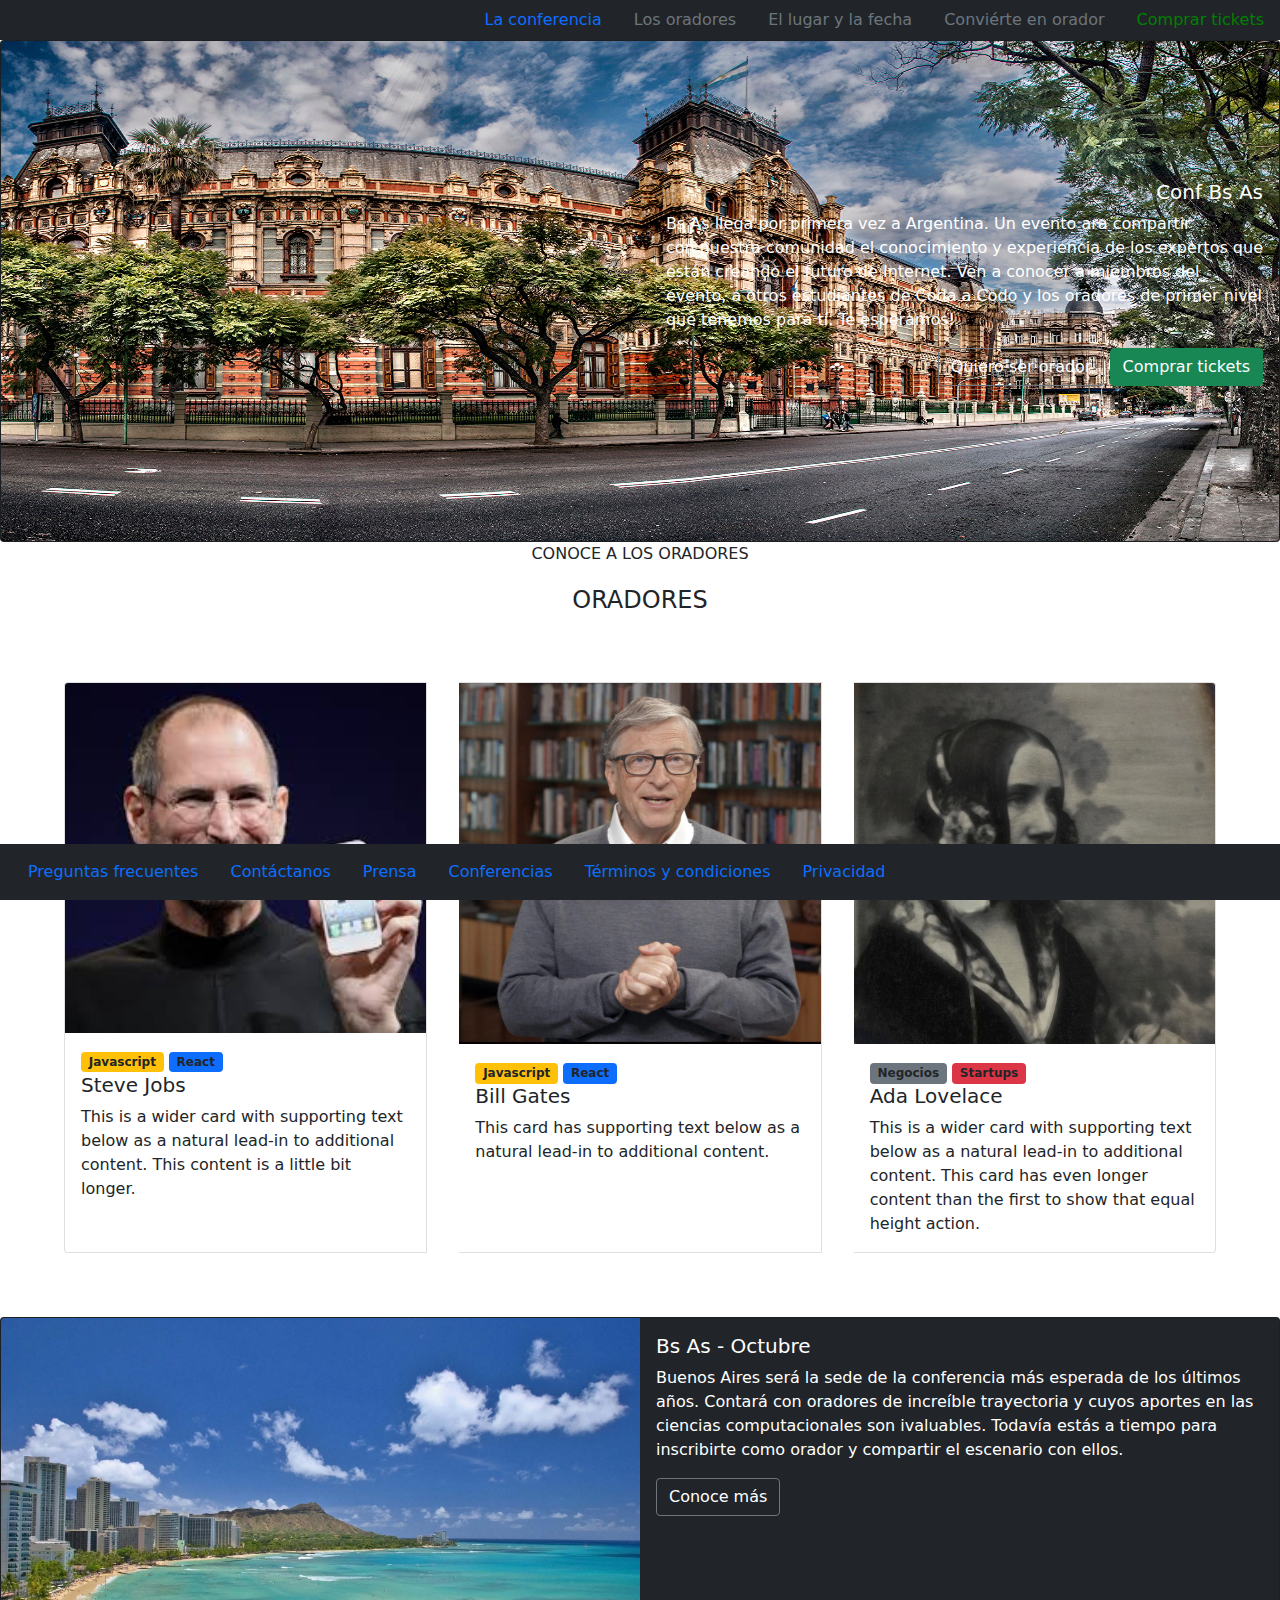
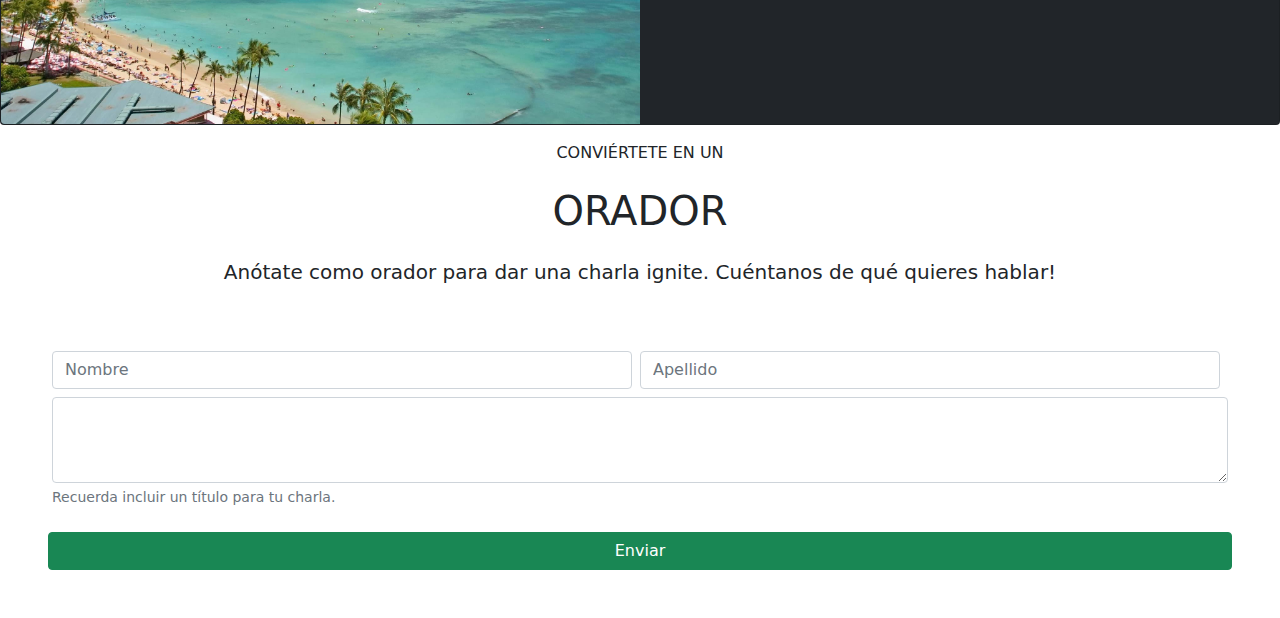
<file: index.html>
<!DOCTYPE html>
<html lang="en">
<head>
    <meta charset="UTF-8">
    <meta name="viewport" content="width=device-width, initial-scale=1.0">
    <title>Conf Bs As</title>
    <link rel="stylesheet" href="./assets/css/bootstrap.css">
    <link rel="java-script" href="./assets/js/bootstrap.js">
</head>
<body>
    <div class="navbar-dark bg-dark">
        <ul class="nav justify-content-end">
            <li class="nav-item">
            <a class="nav-link active" aria-current="page" href="#">La conferencia</a>
            </li>
            <li class="nav-item">
            <a class="nav-link disabled" href="#">Los oradores</a>
            </li>
            <li class="nav-item">
            <a class="nav-link disabled" href="#">El lugar y la fecha</a>
            </li>
            <li class="nav-item">
            <a class="nav-link disabled">Conviérte en orador</a>
            </li>
            <li class="nav-item">
                <a class="nav-link color-green" style="color: green;" href="#">Comprar tickets</a>
            </li>
        </ul>
    </div>

    <div id="place" class="container-fluid px-0">
    <div class="card bg-dark text-white">
        <img src="./assets/img/ba1.jpg" class="card-img  h-50" alt="Imágien de edificio icónico de la ciudad de Buenos Aires" style="max-height: 500px;">
        <div class="card-img-overlay d-flex flex-column justify-content-center align-items-end">
          <h5 class="card-title">Conf Bs As</h5>
          <p class="card-text ">Bs As llega por primera vez a Argentina. Un evento ara compartir <br> con nuestra comunidad
            el conocimiento y experiencia de los expertos que <br>están creando el futuro de Internet. Ven a conocer
            a miembros del <br>evento, a otros estudiantes de Coda a Codo y los oradores de primer nivel <br>que tenemos
             para tí. Te esperamos!
          </p>
          <p ><button type="button" class="btn btn-outline-secondary text-white">Quiero ser orador</button>
          <button type="button" class="btn btn-success">Comprar tickets</button></p>
        </div>
    </div>
    </div>

    <div>
      <p class="text-center fs-6">CONOCE A LOS ORADORES</p>
      <P class="text-center fs-4">ORADORES</P>
      <div class="card-group m-5">
        <div class="card m-3">
          <img src="./assets/img/steve.jpg" class="card-img-top h-70" alt="...">
          <div class="card-body">
            <span class="badge bg-warning text-dark">Javascript</span>
            <span class="badge bg-primary text-dark">React</span>
            <h5 class="card-title">Steve Jobs</h5>
            <p class="card-text">This is a wider card with supporting text below as a natural lead-in to additional content. This content is a little bit longer.</p>
          </div>
        </div>
        <div class="card m-3">
          <img src="./assets/img/bill.jpg" class="card-img-top" alt="...">
          <div class="card-body">
            <span class="badge bg-warning text-dark">Javascript</span>
            <span class="badge bg-primary text-dark">React</span>
            <h5 class="card-title">Bill Gates</h5>
            <p class="card-text">This card has supporting text below as a natural lead-in to additional content.</p>
          </div>
        </div>
        <div class="card m-3">
          <img src="./assets/img/ada.jpeg" class="card-img-top" alt="...">
          <div class="card-body">
            <span class="badge bg-secondary text-dark">Negocios</span>
            <span class="badge bg-danger text-dark">Startups</span>
            <h5 class="card-title">Ada Lovelace</h5>
            <p class="card-text">This is a wider card with supporting text below as a natural lead-in to additional content. This card has even longer content than the first to show that equal height action.</p>
          </div>
        </div>
      </div>
    </div>

    <div class="card mb-3 bg-dark text-white" >
        <div class="row g-0">
          <div class="col-md-6">
            <img src="./assets/img/honolulu.jpg" class="img-fluid rounded-start" alt="Imágen de una playa con mar turquesa vista desde un balcón">
          </div>
          <div class="col-md-6">
            <div class="card-body" >
              <h5 class="card-title">Bs As - Octubre</h5>
              <p class="card-text">Buenos Aires será la sede de la conferencia más esperada de los últimos años. Contará con oradores de increíble trayectoria y cuyos aportes en las ciencias computacionales son ivaluables. Todavía estás a tiempo para inscribirte como orador y compartir el escenario con ellos.</p>
              <p ><button type="button" class="btn btn-outline-secondary text-white">Conoce más</button></p>
            </div>
          </div>
        </div>
    </div>
    
    <div>
      <p class="text-center fs-6">CONVIÉRTETE EN UN</p>
      <p class="text-center fs-1">ORADOR</p>
      <p class="text-center fs-5">Anótate como orador para dar una charla ignite. Cuéntanos de qué quieres hablar!</p>
      <form class="row g-2 m-5">
        <div class="row g-2">
        <div class="col-md">
          <input type="text" class="form-control col-md-6" id="name" rows="1" placeholder="Nombre">
        </div>
        <div class="col-md">
          <input type="text" class="form-control col-md-6" id="lastname" rows="1" placeholder="Apellido">
        </div>
      </div>
         <div class="mb-3">
          <textarea class="form-control" id="exampleFormControlTextarea1" rows="3"></textarea>
        <div id="emailHelp" class="form-text">Recuerda incluir un título para tu charla.</div>
        </div>
        <button type="submit" class="btn btn-success">Enviar</button>
      </form>
    </div>
    <nav class="navbar fixed-bottom bg-dark">
      <div class="container-fluid">
        <ul class="nav justify-content-end">
            <li class="nav-item">
            <a class="nav-link" aria-current="page" href="#">Preguntas frecuentes</a>
            </li>
            <li class="nav-item">
            <a class="nav-link" href="#">Contáctanos</a>
            </li>
            <li class="nav-item">
            <a class="nav-link" href="#">Prensa</a>
            </li>
            <li class="nav-item">
            <a class="nav-link">Conferencias</a>
            </li>
            <li class="nav-item">
            <a class="nav-link">Términos y condiciones</a>
            </li>
            <li class="nav-item">
            <a class="nav-link">Privacidad</a>
            </li>
        </ul>
      </div>
    </nav>
</body>
</html>
</file>
